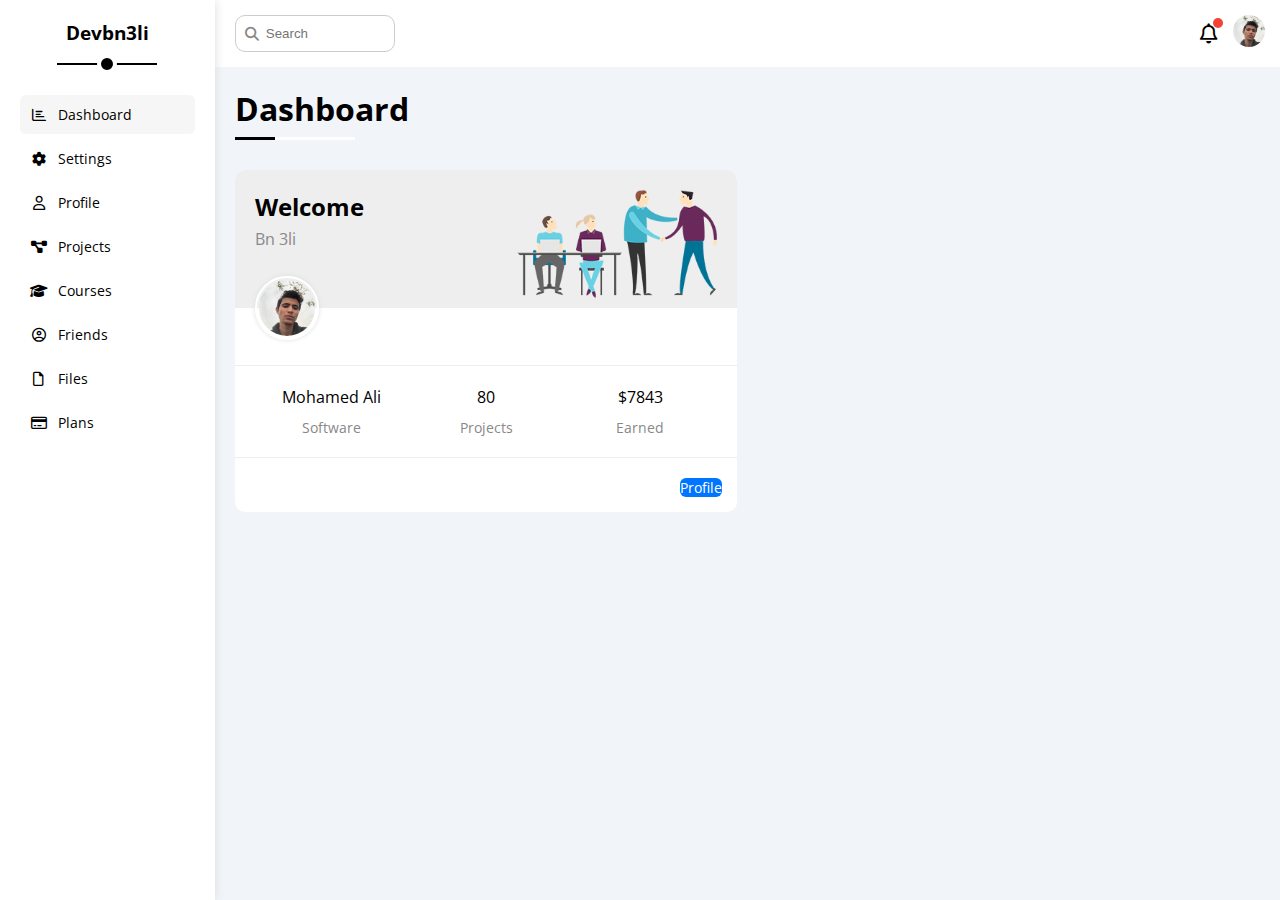
<file: index.html>
<!DOCTYPE html>
<html lang="en">
<head>
  <meta charset="UTF-8">
  <meta name="viewport" content="width=device-width, initial-scale=1.0">
  <link rel="stylesheet" href="./css/framework.css">
  <link rel="stylesheet" href="./css/all.min.css">
  <link rel="stylesheet" href="./css/master.css">
  <link rel="preconnect" href="https://fonts.googleapis.com">
  <link href="https://fonts.googleapis.com/css2?family=Open+Sans:wght@300;500&display=swap" rel="stylesheet">
  <title>Dashboard</title>
</head>
<body>
  <div class="page d-flex">
    <div class="sidebar bg-white p-20 p-relative">
      <h3 class="p-relative txt-c mt-0">Devbn3li</h3>
      <ul>
        <li>
          <a class="active d-flex align-center fs-14 c-black rad-6 p-10" href="index.html">
            <i class="fa-regular fa-chart-bar fa-fw"></i>
            <span>Dashboard</span>
          </a>
        </li>
        <li>
          <a class="d-flex align-center fs-14 c-black rad-6 p-10" href="settings.html">
            <i class="fa-solid fa-gear fa-fw"></i>
            <span>Settings</span>
          </a>
        </li>
        <li>
          <a class="d-flex align-center fs-14 c-black rad-6 p-10" href="profile.html">
            <i class="fa-regular fa-user fa-fw"></i>
            <span>Profile</span>
          </a>
        </li>
        <li>
          <a class="d-flex align-center fs-14 c-black rad-6 p-10" href="projects.html">
            <i class="fa-solid fa-diagram-project fa-fw"></i>
            <span>Projects</span>
          </a>
        </li>
        <li>
          <a class="d-flex align-center fs-14 c-black rad-6 p-10" href="courses.html">
            <i class="fa-solid fa-graduation-cap fa-fw"></i>
            <span>Courses</span>
          </a>
        </li>
        <li>
          <a class="d-flex align-center fs-14 c-black rad-6 p-10" href="friends.html">
            <i class="fa-regular fa-circle-user fa-fw"></i>
            <span>Friends</span>
          </a>
        </li>
        <li>
          <a class="d-flex align-center fs-14 c-black rad-6 p-10" href="files.html">
            <i class="fa-regular fa-file fa-fw"></i>
            <span>Files</span>
          </a>
        </li>
        <li>
          <a class="d-flex align-center fs-14 c-black rad-6 p-10" href="plans.html">
            <i class="fa-regular fa-credit-card fa-fw"></i>
            <span>Plans</span>
          </a>
        </li>
      </ul>
    </div>
    <div class="content w-full">
      <!-- start head -->
      <div class="head bg-white p-15 between-flex">
        <div class="search p-relative">
          <input class="p-10" type="search" placeholder="Search">
        </div>
        <div class="icons d-flex align-center">
          <span class="notification p-relative ">
            <i class="fa-regular fa-bell fa-lg"></i>
          </span>
          <a href="profile.html"><img class="rad-50" src="./imgs/devbn3li.jpg" alt=""></a>
        </div>
      </div>
      <!-- end head -->
      <h1 class="p-relative">Dashboard</h1>
      <div class="wrapper d-grid gap-20">
        <div class="welcome bg-white rad-10 txt-c-mobile block-mobile">
          <div class="intro p-20 d-flex space-between bg-eee">
            <div>
              <h2 class="m-0">Welcome</h2>
              <p class="c-grey mt-5">Bn 3li</p>
            </div>
            <img class="hide-mobile" src="./imgs/welcome.png" alt="">
          </div>
          <img src="./imgs/devbn3li.jpg" alt="" class="avatar">
          <div class="body txt-c d-flex p-20 mt-20 mb-20 block-mobile">
            <div>Mohamed Ali <span class="d-block c-grey fs-14 mt-10">Software</span></div>
            <div>80 <span class="d-block c-grey fs-14 mt-10">Projects</span></div>
            <div>$7843 <span class="d-block c-grey fs-14 mt-10">Earned</span></div>
          </div>
          <a href="profile.html" class="visit d-block fs-14 rad-6 bg-blue c-white w-fit">Profile</a>
        </div>
        
      </div>
    </div>
  </div>
</body>
</html>
</file>
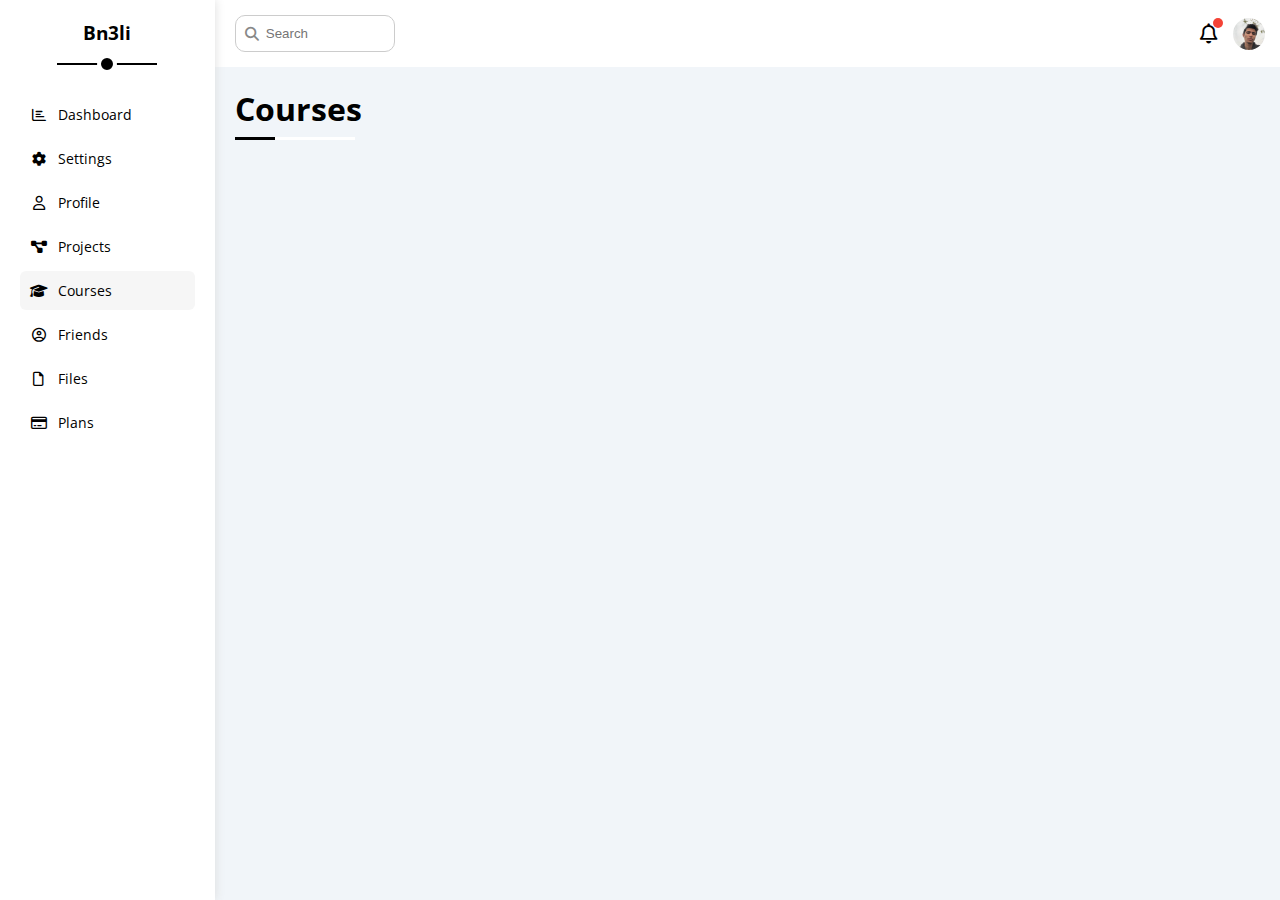
<file: courses.html>
<!DOCTYPE html>
<html lang="en">
<head>
  <meta charset="UTF-8">
  <meta name="viewport" content="width=device-width, initial-scale=1.0">
  <link rel="stylesheet" href="./css/framework.css">
  <link rel="stylesheet" href="./css/all.min.css">
  <link rel="stylesheet" href="./css/master.css">
  <link rel="preconnect" href="https://fonts.googleapis.com">
  <link href="https://fonts.googleapis.com/css2?family=Open+Sans:wght@300;500&display=swap" rel="stylesheet">
  <title>Courses</title>
</head>
<body>
  <div class="page d-flex">
    <div class="sidebar bg-white p-20 p-relative">
      <h3 class="p-relative txt-c mt-0">Bn3li</h3>
      <ul>
        <li>
          <a class="d-flex align-center fs-14 c-black rad-6 p-10" href="index.html">
            <i class="fa-regular fa-chart-bar fa-fw"></i>
            <span>Dashboard</span>
          </a>
        </li>
        <li>
          <a class="d-flex align-center fs-14 c-black rad-6 p-10" href="settings.html">
            <i class="fa-solid fa-gear fa-fw"></i>
            <span>Settings</span>
          </a>
        </li>
        <li>
          <a class="d-flex align-center fs-14 c-black rad-6 p-10" href="profile.html">
            <i class="fa-regular fa-user fa-fw"></i>
            <span>Profile</span>
          </a>
        </li>
        <li>
          <a class="d-flex align-center fs-14 c-black rad-6 p-10" href="projects.html">
            <i class="fa-solid fa-diagram-project fa-fw"></i>
            <span>Projects</span>
          </a>
        </li>
        <li>
          <a class="active d-flex align-center fs-14 c-black rad-6 p-10" href="courses.html">
            <i class="fa-solid fa-graduation-cap fa-fw"></i>
            <span>Courses</span>
          </a>
        </li>
        <li>
          <a class="d-flex align-center fs-14 c-black rad-6 p-10" href="friends.html">
            <i class="fa-regular fa-circle-user fa-fw"></i>
            <span>Friends</span>
          </a>
        </li>
        <li>
          <a class="d-flex align-center fs-14 c-black rad-6 p-10" href="files.html">
            <i class="fa-regular fa-file fa-fw"></i>
            <span>Files</span>
          </a>
        </li>
        <li>
          <a class="d-flex align-center fs-14 c-black rad-6 p-10" href="plans.html">
            <i class="fa-regular fa-credit-card fa-fw"></i>
            <span>Plans</span>
          </a>
        </li>
      </ul>
    </div>
    <div class="content w-full">
      <!-- start head -->
      <div class="head bg-white p-15 between-flex">
        <div class="search p-relative">
          <input class="p-10" type="search" placeholder="Search">
        </div>
        <div class="icons d-flex align-center">
          <span class="notification p-relative ">
            <i class="fa-regular fa-bell fa-lg"></i>
          </span>
          <img class="rad-50" src="./imgs/devbn3li.jpg" alt="">
        </div>
      </div>
      <!-- end head -->
      <h1 class="p-relative">Courses</h1>
    </div>
  </div>
</body>
</html>
</file>
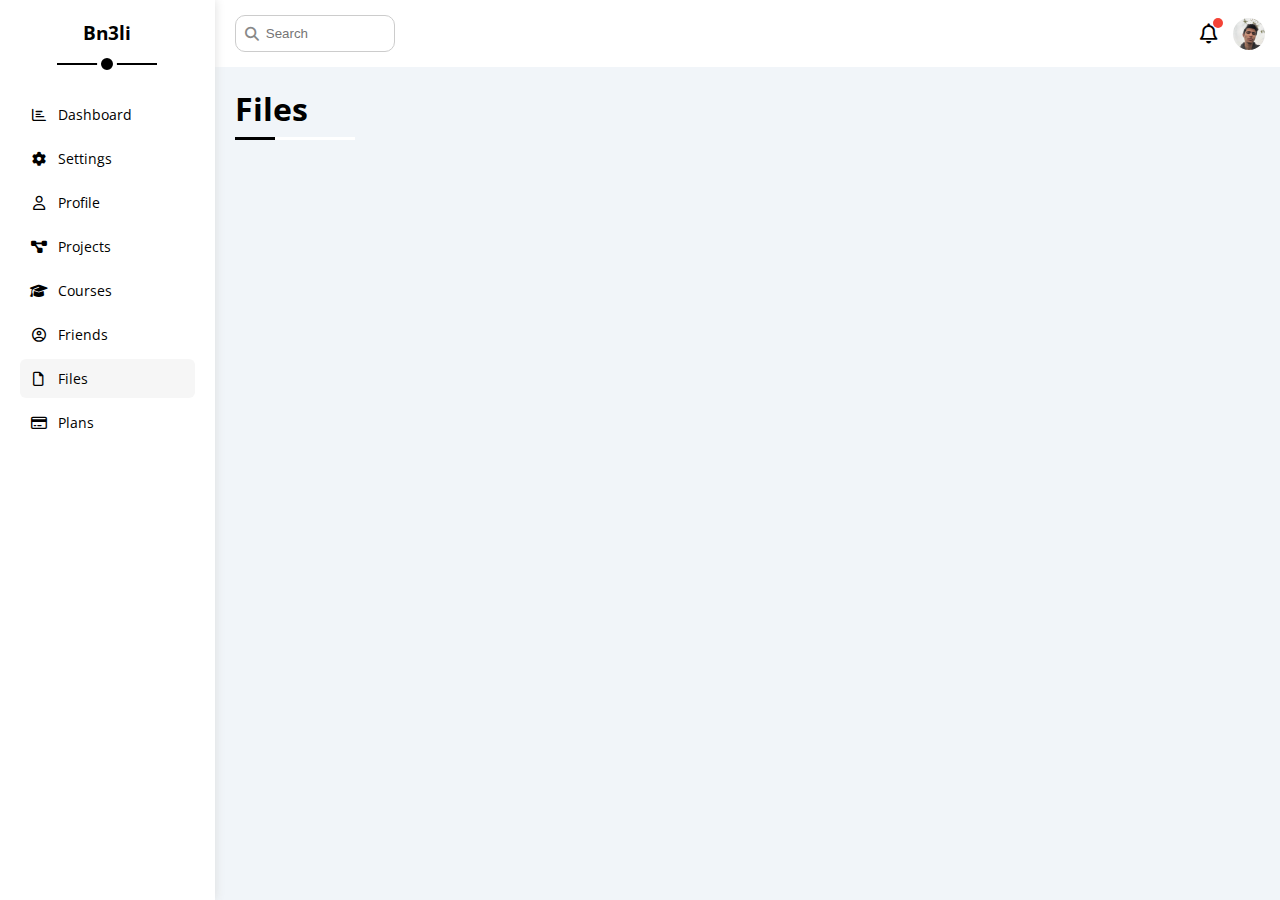
<file: files.html>
<!DOCTYPE html>
<html lang="en">
<head>
  <meta charset="UTF-8">
  <meta name="viewport" content="width=device-width, initial-scale=1.0">
  <link rel="stylesheet" href="./css/framework.css">
  <link rel="stylesheet" href="./css/all.min.css">
  <link rel="stylesheet" href="./css/master.css">
  <link rel="preconnect" href="https://fonts.googleapis.com">
  <link href="https://fonts.googleapis.com/css2?family=Open+Sans:wght@300;500&display=swap" rel="stylesheet">
  <title>Files</title>
</head>
<body>
  <div class="page d-flex">
    <div class="sidebar bg-white p-20 p-relative">
      <h3 class="p-relative txt-c mt-0">Bn3li</h3>
      <ul>
        <li>
          <a class="d-flex align-center fs-14 c-black rad-6 p-10" href="index.html">
            <i class="fa-regular fa-chart-bar fa-fw"></i>
            <span>Dashboard</span>
          </a>
        </li>
        <li>
          <a class="d-flex align-center fs-14 c-black rad-6 p-10" href="settings.html">
            <i class="fa-solid fa-gear fa-fw"></i>
            <span>Settings</span>
          </a>
        </li>
        <li>
          <a class="d-flex align-center fs-14 c-black rad-6 p-10" href="profile.html">
            <i class="fa-regular fa-user fa-fw"></i>
            <span>Profile</span>
          </a>
        </li>
        <li>
          <a class="d-flex align-center fs-14 c-black rad-6 p-10" href="projects.html">
            <i class="fa-solid fa-diagram-project fa-fw"></i>
            <span>Projects</span>
          </a>
        </li>
        <li>
          <a class="d-flex align-center fs-14 c-black rad-6 p-10" href="courses.html">
            <i class="fa-solid fa-graduation-cap fa-fw"></i>
            <span>Courses</span>
          </a>
        </li>
        <li>
          <a class="d-flex align-center fs-14 c-black rad-6 p-10" href="friends.html">
            <i class="fa-regular fa-circle-user fa-fw"></i>
            <span>Friends</span>
          </a>
        </li>
        <li>
          <a class="active d-flex align-center fs-14 c-black rad-6 p-10" href="files.html">
            <i class="fa-regular fa-file fa-fw"></i>
            <span>Files</span>
          </a>
        </li>
        <li>
          <a class="d-flex align-center fs-14 c-black rad-6 p-10" href="plans.html">
            <i class="fa-regular fa-credit-card fa-fw"></i>
            <span>Plans</span>
          </a>
        </li>
      </ul>
    </div>
    <div class="content w-full">
      <!-- start head -->
      <div class="head bg-white p-15 between-flex">
        <div class="search p-relative">
          <input class="p-10" type="search" placeholder="Search">
        </div>
        <div class="icons d-flex align-center">
          <span class="notification p-relative ">
            <i class="fa-regular fa-bell fa-lg"></i>
          </span>
          <img class="rad-50" src="./imgs/devbn3li.jpg" alt="">
        </div>
      </div>
      <!-- end head -->
      <h1 class="p-relative">Files</h1>
    </div>
  </div>
</body>
</html>
</file>
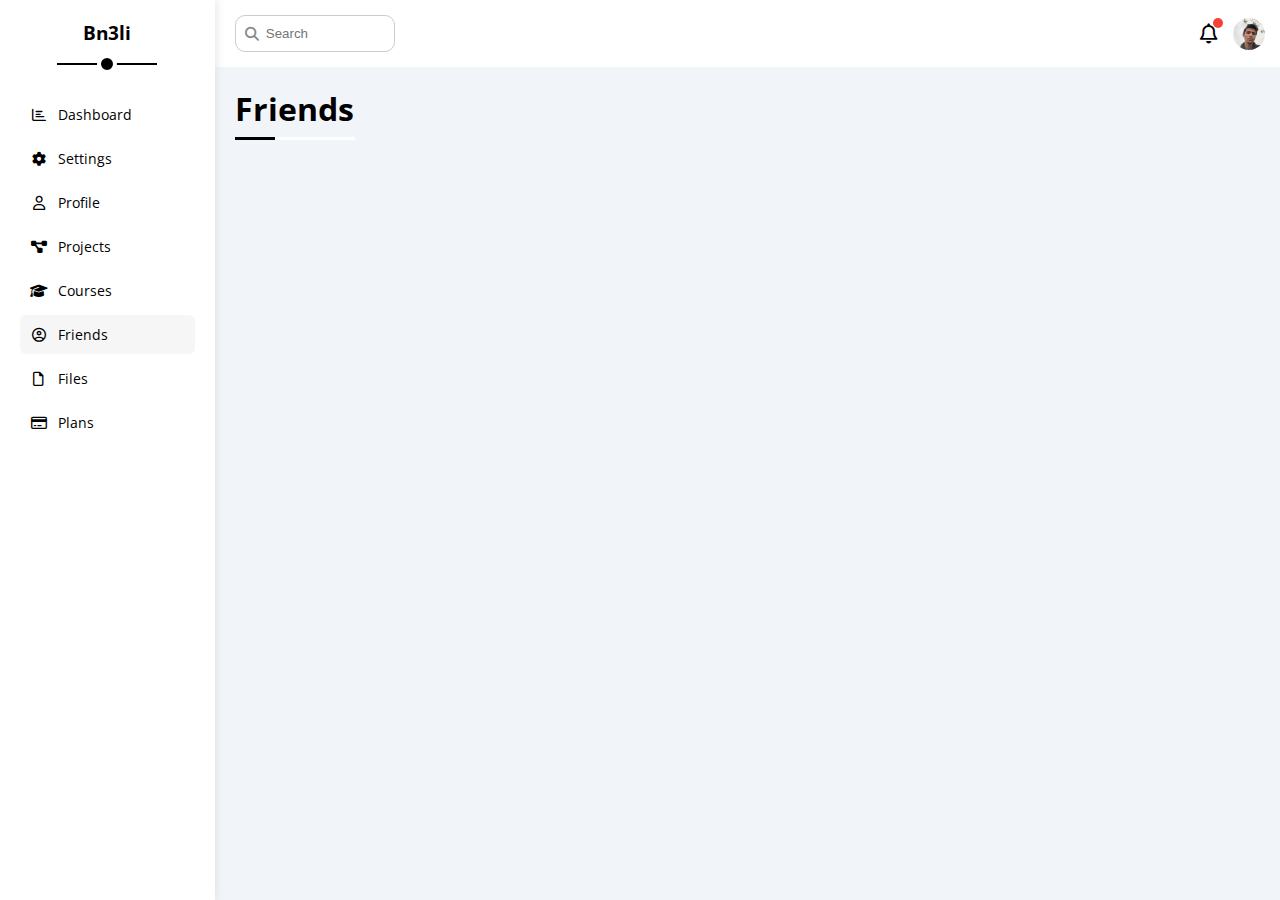
<file: friends.html>
<!DOCTYPE html>
<html lang="en">
<head>
  <meta charset="UTF-8">
  <meta name="viewport" content="width=device-width, initial-scale=1.0">
  <link rel="stylesheet" href="./css/framework.css">
  <link rel="stylesheet" href="./css/all.min.css">
  <link rel="stylesheet" href="./css/master.css">
  <link rel="preconnect" href="https://fonts.googleapis.com">
  <link href="https://fonts.googleapis.com/css2?family=Open+Sans:wght@300;500&display=swap" rel="stylesheet">
  <title>Friends</title>
</head>
<body>
  <div class="page d-flex">
    <div class="sidebar bg-white p-20 p-relative">
      <h3 class="p-relative txt-c mt-0">Bn3li</h3>
      <ul>
        <li>
          <a class="d-flex align-center fs-14 c-black rad-6 p-10" href="index.html">
            <i class="fa-regular fa-chart-bar fa-fw"></i>
            <span>Dashboard</span>
          </a>
        </li>
        <li>
          <a class="d-flex align-center fs-14 c-black rad-6 p-10" href="settings.html">
            <i class="fa-solid fa-gear fa-fw"></i>
            <span>Settings</span>
          </a>
        </li>
        <li>
          <a class="d-flex align-center fs-14 c-black rad-6 p-10" href="profile.html">
            <i class="fa-regular fa-user fa-fw"></i>
            <span>Profile</span>
          </a>
        </li>
        <li>
          <a class="d-flex align-center fs-14 c-black rad-6 p-10" href="projects.html">
            <i class="fa-solid fa-diagram-project fa-fw"></i>
            <span>Projects</span>
          </a>
        </li>
        <li>
          <a class="d-flex align-center fs-14 c-black rad-6 p-10" href="courses.html">
            <i class="fa-solid fa-graduation-cap fa-fw"></i>
            <span>Courses</span>
          </a>
        </li>
        <li>
          <a class="active d-flex align-center fs-14 c-black rad-6 p-10" href="friends.html">
            <i class="fa-regular fa-circle-user fa-fw"></i>
            <span>Friends</span>
          </a>
        </li>
        <li>
          <a class="d-flex align-center fs-14 c-black rad-6 p-10" href="files.html">
            <i class="fa-regular fa-file fa-fw"></i>
            <span>Files</span>
          </a>
        </li>
        <li>
          <a class="d-flex align-center fs-14 c-black rad-6 p-10" href="plans.html">
            <i class="fa-regular fa-credit-card fa-fw"></i>
            <span>Plans</span>
          </a>
        </li>
      </ul>
    </div>
        <div class="content w-full">
      <!-- start head -->
      <div class="head bg-white p-15 between-flex">
        <div class="search p-relative">
          <input class="p-10" type="search" placeholder="Search">
        </div>
        <div class="icons d-flex align-center">
          <span class="notification p-relative ">
            <i class="fa-regular fa-bell fa-lg"></i>
          </span>
          <img class="rad-50" src="./imgs/devbn3li.jpg" alt="">
        </div>
      </div>
      <!-- end head -->
      <h1 class="p-relative">Friends</h1>
    </div>
  </div>
</body>
</html>
</file>
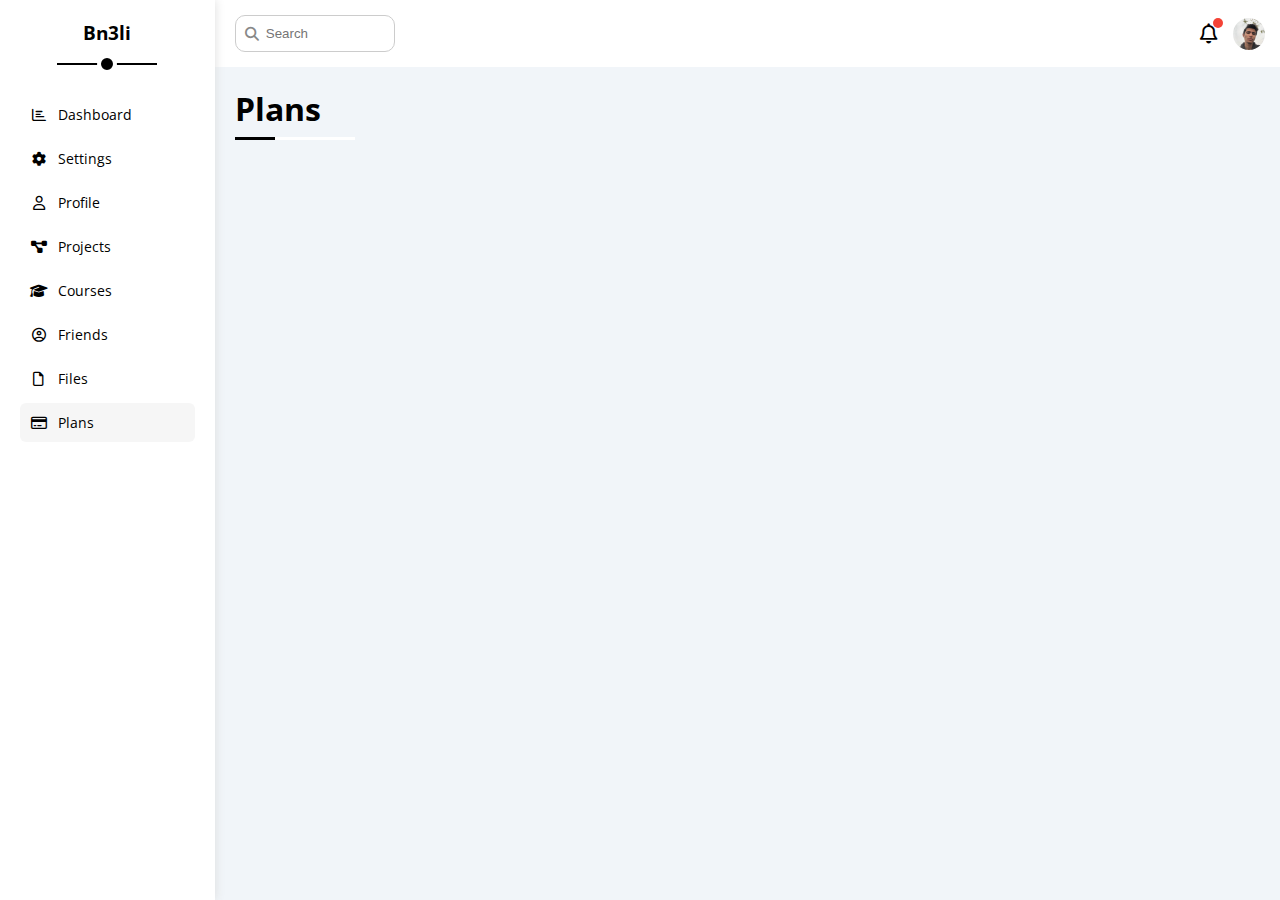
<file: plans.html>
<!DOCTYPE html>
<html lang="en">
<head>
  <meta charset="UTF-8">
  <meta name="viewport" content="width=device-width, initial-scale=1.0">
  <link rel="stylesheet" href="./css/framework.css">
  <link rel="stylesheet" href="./css/all.min.css">
  <link rel="stylesheet" href="./css/master.css">
  <link rel="preconnect" href="https://fonts.googleapis.com">
  <link href="https://fonts.googleapis.com/css2?family=Open+Sans:wght@300;500&display=swap" rel="stylesheet">
  <title>Plans</title>
</head>
<body>
  <div class="page d-flex">
    <div class="sidebar bg-white p-20 p-relative">
      <h3 class="p-relative txt-c mt-0">Bn3li</h3>
      <ul>
        <li>
          <a class="d-flex align-center fs-14 c-black rad-6 p-10" href="index.html">
            <i class="fa-regular fa-chart-bar fa-fw"></i>
            <span>Dashboard</span>
          </a>
        </li>
        <li>
          <a class="d-flex align-center fs-14 c-black rad-6 p-10" href="settings.html">
            <i class="fa-solid fa-gear fa-fw"></i>
            <span>Settings</span>
          </a>
        </li>
        <li>
          <a class="d-flex align-center fs-14 c-black rad-6 p-10" href="profile.html">
            <i class="fa-regular fa-user fa-fw"></i>
            <span>Profile</span>
          </a>
        </li>
        <li>
          <a class="d-flex align-center fs-14 c-black rad-6 p-10" href="projects.html">
            <i class="fa-solid fa-diagram-project fa-fw"></i>
            <span>Projects</span>
          </a>
        </li>
        <li>
          <a class="d-flex align-center fs-14 c-black rad-6 p-10" href="courses.html">
            <i class="fa-solid fa-graduation-cap fa-fw"></i>
            <span>Courses</span>
          </a>
        </li>
        <li>
          <a class="d-flex align-center fs-14 c-black rad-6 p-10" href="friends.html">
            <i class="fa-regular fa-circle-user fa-fw"></i>
            <span>Friends</span>
          </a>
        </li>
        <li>
          <a class="d-flex align-center fs-14 c-black rad-6 p-10" href="files.html">
            <i class="fa-regular fa-file fa-fw"></i>
            <span>Files</span>
          </a>
        </li>
        <li>
          <a class="active d-flex align-center fs-14 c-black rad-6 p-10" href="plans.html">
            <i class="fa-regular fa-credit-card fa-fw"></i>
            <span>Plans</span>
          </a>
        </li>
      </ul>
    </div>
    <div class="content w-full">
      <!-- start head -->
      <div class="head bg-white p-15 between-flex">
        <div class="search p-relative">
          <input class="p-10" type="search" placeholder="Search">
        </div>
        <div class="icons d-flex align-center">
          <span class="notification p-relative ">
            <i class="fa-regular fa-bell fa-lg"></i>
          </span>
          <img class="rad-50" src="./imgs/devbn3li.jpg" alt="">
        </div>
      </div>
      <!-- end head -->
      <h1 class="p-relative">Plans</h1>
    </div>
  </div>
</body>
</html>
</file>
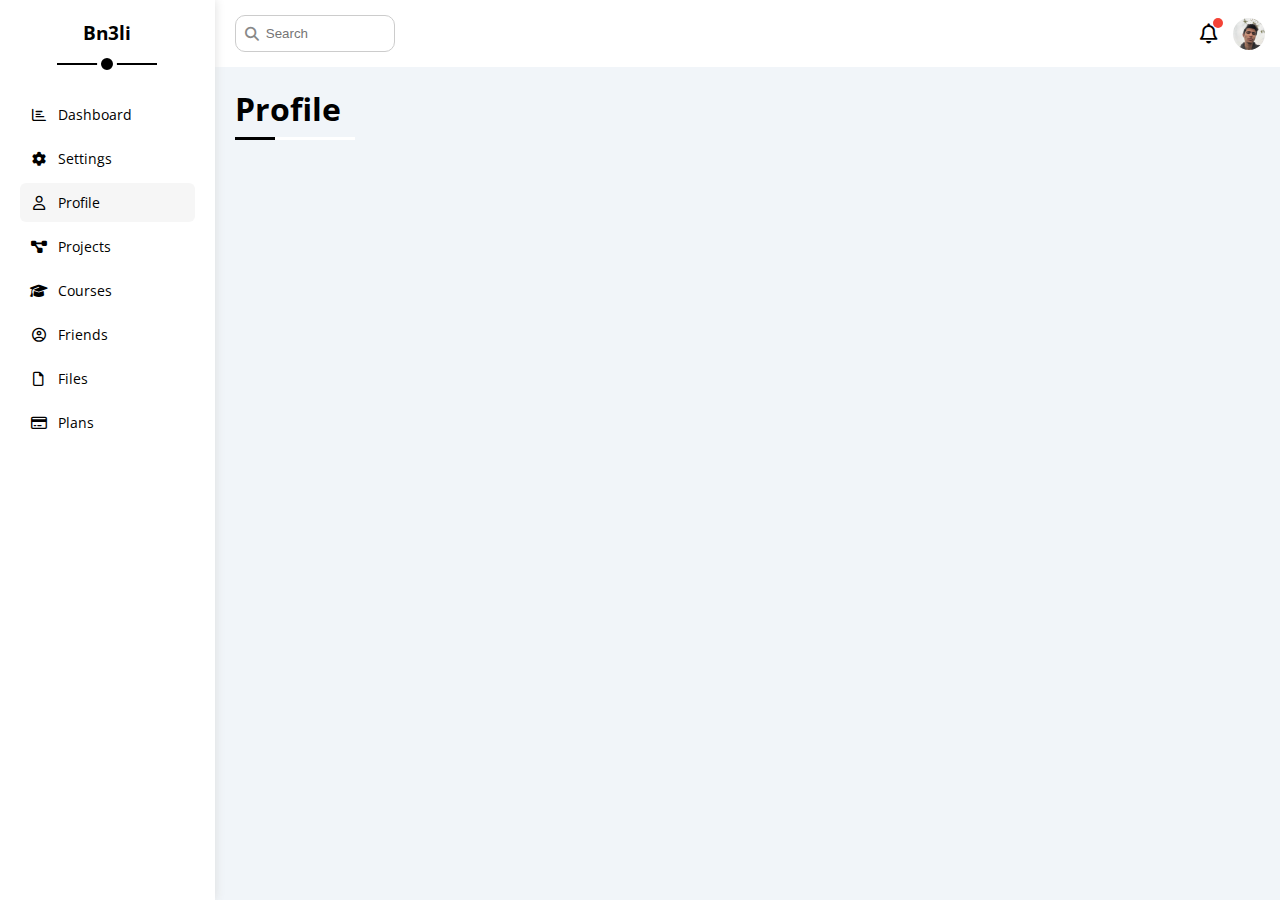
<file: profile.html>
<!DOCTYPE html>
<html lang="en">
<head>
  <meta charset="UTF-8">
  <meta name="viewport" content="width=device-width, initial-scale=1.0">
  <link rel="stylesheet" href="./css/framework.css">
  <link rel="stylesheet" href="./css/all.min.css">
  <link rel="stylesheet" href="./css/master.css">
  <link rel="preconnect" href="https://fonts.googleapis.com">
  <link href="https://fonts.googleapis.com/css2?family=Open+Sans:wght@300;500&display=swap" rel="stylesheet">
  <title>Profile</title>
</head>
<body>
  <div class="page d-flex">
    <div class="sidebar bg-white p-20 p-relative">
      <h3 class="p-relative txt-c mt-0">Bn3li</h3>
      <ul>
        <li>
          <a class="d-flex align-center fs-14 c-black rad-6 p-10" href="index.html">
            <i class="fa-regular fa-chart-bar fa-fw"></i>
            <span>Dashboard</span>
          </a>
        </li>
        <li>
          <a class="d-flex align-center fs-14 c-black rad-6 p-10" href="settings.html">
            <i class="fa-solid fa-gear fa-fw"></i>
            <span>Settings</span>
          </a>
        </li>
        <li>
          <a class="active d-flex align-center fs-14 c-black rad-6 p-10" href="profile.html">
            <i class="fa-regular fa-user fa-fw"></i>
            <span>Profile</span>
          </a>
        </li>
        <li>
          <a class="d-flex align-center fs-14 c-black rad-6 p-10" href="projects.html">
            <i class="fa-solid fa-diagram-project fa-fw"></i>
            <span>Projects</span>
          </a>
        </li>
        <li>
          <a class="d-flex align-center fs-14 c-black rad-6 p-10" href="courses.html">
            <i class="fa-solid fa-graduation-cap fa-fw"></i>
            <span>Courses</span>
          </a>
        </li>
        <li>
          <a class="d-flex align-center fs-14 c-black rad-6 p-10" href="friends.html">
            <i class="fa-regular fa-circle-user fa-fw"></i>
            <span>Friends</span>
          </a>
        </li>
        <li>
          <a class="d-flex align-center fs-14 c-black rad-6 p-10" href="files.html">
            <i class="fa-regular fa-file fa-fw"></i>
            <span>Files</span>
          </a>
        </li>
        <li>
          <a class="d-flex align-center fs-14 c-black rad-6 p-10" href="plans.html">
            <i class="fa-regular fa-credit-card fa-fw"></i>
            <span>Plans</span>
          </a>
        </li>
      </ul>
    </div>
    <div class="content w-full">
      <!-- start head -->
      <div class="head bg-white p-15 between-flex">
        <div class="search p-relative">
          <input class="p-10" type="search" placeholder="Search">
        </div>
        <div class="icons d-flex align-center">
          <span class="notification p-relative ">
            <i class="fa-regular fa-bell fa-lg"></i>
          </span>
          <img class="rad-50" src="./imgs/devbn3li.jpg" alt="">
        </div>
      </div>
      <!-- end head -->
      <h1 class="p-relative">Profile</h1>
    </div>
  </div>
</body>
</html>
</file>
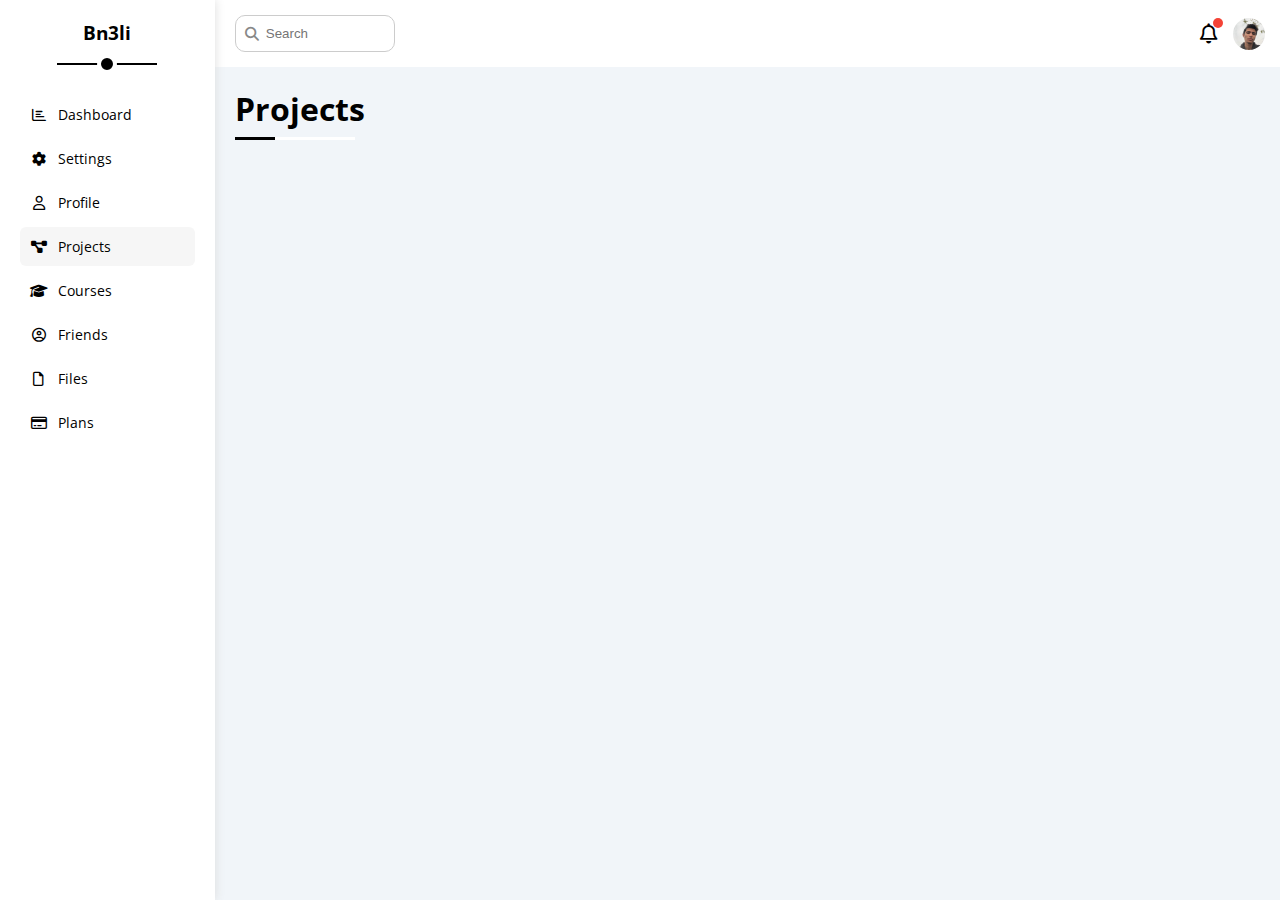
<file: projects.html>
<!DOCTYPE html>
<html lang="en">
<head>
  <meta charset="UTF-8">
  <meta name="viewport" content="width=device-width, initial-scale=1.0">
  <link rel="stylesheet" href="./css/framework.css">
  <link rel="stylesheet" href="./css/all.min.css">
  <link rel="stylesheet" href="./css/master.css">
  <link rel="preconnect" href="https://fonts.googleapis.com">
  <link href="https://fonts.googleapis.com/css2?family=Open+Sans:wght@300;500&display=swap" rel="stylesheet">
  <title>Projects</title>
</head>
<body>
  <div class="page d-flex">
    <div class="sidebar bg-white p-20 p-relative">
      <h3 class="p-relative txt-c mt-0">Bn3li</h3>
      <ul>
        <li>
          <a class="d-flex align-center fs-14 c-black rad-6 p-10" href="index.html">
            <i class="fa-regular fa-chart-bar fa-fw"></i>
            <span>Dashboard</span>
          </a>
        </li>
        <li>
          <a class="d-flex align-center fs-14 c-black rad-6 p-10" href="settings.html">
            <i class="fa-solid fa-gear fa-fw"></i>
            <span>Settings</span>
          </a>
        </li>
        <li>
          <a class="d-flex align-center fs-14 c-black rad-6 p-10" href="profile.html">
            <i class="fa-regular fa-user fa-fw"></i>
            <span>Profile</span>
          </a>
        </li>
        <li>
          <a class="active d-flex align-center fs-14 c-black rad-6 p-10" href="projects.html">
            <i class="fa-solid fa-diagram-project fa-fw"></i>
            <span>Projects</span>
          </a>
        </li>
        <li>
          <a class="d-flex align-center fs-14 c-black rad-6 p-10" href="courses.html">
            <i class="fa-solid fa-graduation-cap fa-fw"></i>
            <span>Courses</span>
          </a>
        </li>
        <li>
          <a class="d-flex align-center fs-14 c-black rad-6 p-10" href="friends.html">
            <i class="fa-regular fa-circle-user fa-fw"></i>
            <span>Friends</span>
          </a>
        </li>
        <li>
          <a class="d-flex align-center fs-14 c-black rad-6 p-10" href="files.html">
            <i class="fa-regular fa-file fa-fw"></i>
            <span>Files</span>
          </a>
        </li>
        <li>
          <a class="d-flex align-center fs-14 c-black rad-6 p-10" href="plans.html">
            <i class="fa-regular fa-credit-card fa-fw"></i>
            <span>Plans</span>
          </a>
        </li>
      </ul>
    </div>
    <div class="content w-full">
      <!-- start head -->
      <div class="head bg-white p-15 between-flex">
        <div class="search p-relative">
          <input class="p-10" type="search" placeholder="Search">
        </div>
        <div class="icons d-flex align-center">
          <span class="notification p-relative ">
            <i class="fa-regular fa-bell fa-lg"></i>
          </span>
          <img class="rad-50" src="./imgs/devbn3li.jpg" alt="">
        </div>
      </div>
      <!-- end head -->
      <h1 class="p-relative">Projects</h1>
    </div>
  </div>
</body>
</html>
</file>
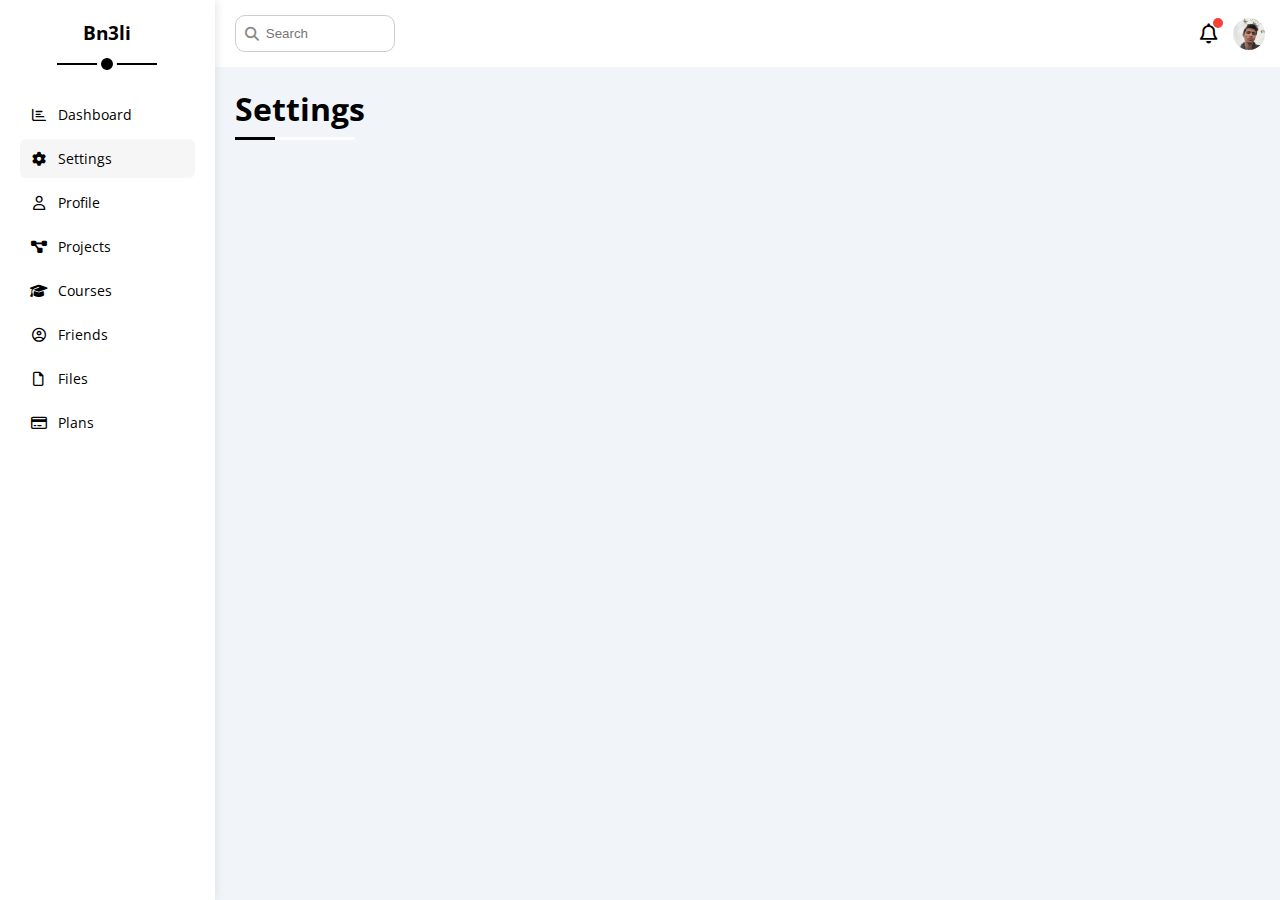
<file: settings.html>
<!DOCTYPE html>
<html lang="en">
<head>
  <meta charset="UTF-8">
  <meta name="viewport" content="width=device-width, initial-scale=1.0">
  <link rel="stylesheet" href="./css/framework.css">
  <link rel="stylesheet" href="./css/all.min.css">
  <link rel="stylesheet" href="./css/master.css">
  <link rel="preconnect" href="https://fonts.googleapis.com">
  <link href="https://fonts.googleapis.com/css2?family=Open+Sans:wght@300;500&display=swap" rel="stylesheet">
  <title>Settings</title>
</head>
<body>
  <div class="page d-flex">
    <div class="sidebar bg-white p-20 p-relative">
      <h3 class="p-relative txt-c mt-0">Bn3li</h3>
      <ul>
        <li>
          <a class="d-flex align-center fs-14 c-black rad-6 p-10" href="index.html">
            <i class="fa-regular fa-chart-bar fa-fw"></i>
            <span>Dashboard</span>
          </a>
        </li>
        <li>
          <a class="active d-flex align-center fs-14 c-black rad-6 p-10" href="settings.html">
            <i class="fa-solid fa-gear fa-fw"></i>
            <span>Settings</span>
          </a>
        </li>
        <li>
          <a class="d-flex align-center fs-14 c-black rad-6 p-10" href="profile.html">
            <i class="fa-regular fa-user fa-fw"></i>
            <span>Profile</span>
          </a>
        </li>
        <li>
          <a class="d-flex align-center fs-14 c-black rad-6 p-10" href="projects.html">
            <i class="fa-solid fa-diagram-project fa-fw"></i>
            <span>Projects</span>
          </a>
        </li>
        <li>
          <a class="d-flex align-center fs-14 c-black rad-6 p-10" href="courses.html">
            <i class="fa-solid fa-graduation-cap fa-fw"></i>
            <span>Courses</span>
          </a>
        </li>
        <li>
          <a class="d-flex align-center fs-14 c-black rad-6 p-10" href="friends.html">
            <i class="fa-regular fa-circle-user fa-fw"></i>
            <span>Friends</span>
          </a>
        </li>
        <li>
          <a class="d-flex align-center fs-14 c-black rad-6 p-10" href="files.html">
            <i class="fa-regular fa-file fa-fw"></i>
            <span>Files</span>
          </a>
        </li>
        <li>
          <a class="d-flex align-center fs-14 c-black rad-6 p-10" href="plans.html">
            <i class="fa-regular fa-credit-card fa-fw"></i>
            <span>Plans</span>
          </a>
        </li>
      </ul>
    </div>
    <div class="content w-full">
      <!-- start head -->
      <div class="head bg-white p-15 between-flex">
        <div class="search p-relative">
          <input class="p-10" type="search" placeholder="Search">
        </div>
        <div class="icons d-flex align-center">
          <span class="notification p-relative ">
            <i class="fa-regular fa-bell fa-lg"></i>
          </span>
          <img class="rad-50" src="./imgs/devbn3li.jpg" alt="">
        </div>
      </div>
      <!-- end head -->
      <h1 class="p-relative">Settings</h1>
    </div>
  </div>
</body>
</html>
</file>
<file: css/framework.css>
:root {
  --blue-color: #0075ff;
  --blue-alt-color: #0d69d5;
  --orange-color: #f59e0b;
  --green-color: #22c55e;
  --red-color: #f44336;
  --grey-color: #888;
}
/* Start Box */
.d-flex {
  display: flex;
}
.align-center {
  align-items: center;
}
.space-between {
  justify-content: space-between;
}
.d-grid {
  display: grid;
}
.gap-20 {
  gap: 20px;
}
.d-block {
  display: block;
}
@media (max-width: 767px) {
  .block-mobile {
    display: block;
  }
  .hide-mobile {
    display: none;
  }
}
/* End Box */
/* Start padding and margin */
.p-20 {
  padding: 20px;
}
.p-10 {
  padding: 10px;
}
.p-15 {
  padding: 15px;
}
.m-0 {
  margin: 0;
}
.m-20 {
  margin: 20px;
}
.mt-0 {
  margin-top: 0;
}
.mt-5 {
  margin-top: 5px;
}
.mt-10 {
  margin-top: 10px;
}
.mt-20 {
  margin-top: 20px;
}
.mb-20 {
  margin-bottom: 20px;
}
.w-full {
  width: 100%;
}
.w-fit {
  width: fit-content;
}
/* End padding and margin */
/* start color */
.bg-white {
  background-color: white;
}
.bg-eee {
  background-color: #eee;
}
.bg-blue {
  background-color: var(--blue-color);
}
.c-black {
  color: black;
}
.c-grey {
  color: var(--grey-color);
}
.c-white {
  color: white;
}
/* end color */
/* start position */
.p-relative {
  position: relative;
}
/* end position */
/* start font */
.txt-c {
  text-align: center;
}
@media (max-width: 767px) {
  .txt-c-mobile {
    text-align: center;
  }
}
.fs-14 {
  font-size: 14px;
}
/* end font */
/* start border */
.rad-6 {
  border-radius: 6px;
}
.rad-10 {
  border-radius: 10px;
}
.rad-50 {
  border-radius: 50%;
}
/* end border */
/* start componunts */
.between-flex {
  display: flex;
  align-items: center;
  justify-content: space-between;
}
/* end componunts */
</file>
<file: css/master.css>
:root {
  --blue-color: #0075ff;
  --blue-alt-color: #0d69d5;
  --orange-color: #f59e0b;
  --green-color: #22c55e;
  --red-color: #f44336;
  --grey-color: #888;
}
* {
  box-sizing: border-box;
}
body {
  margin: 0;
  font-family: "Open Sans", sans-serif;
}
*:focus {
  outline: none;
}
a {
  text-decoration: none;
}
ul {
  list-style: none;
  padding: 0;
}
::-webkit-scrollbar {
  width: 15px;
}
::-webkit-scrollbar-track {
  background-color: white;
}
::-webkit-scrollbar-thumb {
  background-color: var(--blue-color);
}
::-webkit-scrollbar-thumb:hover {
  background-color: var(--blue-alt-color-color);
}
.page {
  background-color: #f1f5f9;
  min-height: 100vh;
}
/* Start sidebar */
.sidebar {
  width: 250px;
  box-shadow: 0 0 10px #ddd;
}
.sidebar > h3 {
  margin-bottom: 50px;
}
.sidebar > h3::before,
.sidebar > h3::after {
  content: '';
  background-color: black;
  position: absolute;
  left: 50%;
  transform: translateX(-50%);
}
.sidebar > h3::before {
  width: 100px;
  height: 2px;
  bottom: -20px;
}
.sidebar > h3::after {
  bottom: -29px;
  width: 12px;
  height: 12px;
  border-radius: 50%;
  border: 4px solid white;
}
.sidebar ul li a {
  transition: 0.3s;
  margin-bottom: 5px;
}
.sidebar ul li a:hover,
.sidebar ul li a.active {
  background-color: #f6f6f6;
}
.sidebar ul li a span {
  font-size: 14px;
  margin-left: 10px;
}
@media (max-width: 767px) {
  .sidebar {
    width: 58px;
    padding: 10px;
  }
  .sidebar > h3 {
    font-size: 13px;
    margin-bottom: 15px;
  }
  .sidebar > h3::before,
  .sidebar > h3::after {
    display: none;
  }
  .sidebar ul li a span {
    display: none;
  }
}
/* end sidebar */
/* start content */
.content {
  overflow: hidden;
}
.head .search::before {
  font-family: var(--fa-style-family-classic);
  content: "\f002";
  font-weight: 900;
  position: absolute;
  left: 15px;
  top: 50%;
  transform: translateY(-50%);
  font-size: 14px;
  color: var(--grey-color);
}
.head .search input {
  border: 1px solid #ccc;
  border-radius: 10px;
  margin-left: 5px;
  padding-left: 30px;
  width: 160px;
  transition: width 0.3s;
}
.head .search input:focus {
  width: 200px;
}
.head .search input:focus::placeholder {
  opacity: 0;
}
.head .icons .notification::before {
  content: "";
  position: absolute;
  width: 10px;
  height: 10px;
  background-color: var(--red-color);
  border-radius: 50%;
  right: -5px;
  top: -5px;
}
.head .icons img {
  width: 32px;
  height: 32px;
  margin-left: 15px;
}
.page h1 {
  margin: 20px 20px 40px;
}
.page h1::before,
.page h1::after {
  content: '';
  height: 3px;
  position: absolute;
  bottom: -10px;
  left: 0;
}
.page h1::before {
  background-color: white;
  width: 120px;
}
.page h1::after {
  background-color: black;
  width: 40px;
}
.wrapper {
  grid-template-columns: repeat(auto-fill, minmax(450px, 1fr));
  margin-left: 20px;
  margin-right: 20px;
}
@media (max-width: 767px) {
  .wrapper {
    grid-template-columns: minmax(200px, 1fr);
    margin-left: 10px;
    margin-right: 10px;
    gap: 10px;
  }
}
/* end content*/
/* start welcome widget */
.welcome {
  overflow: hidden;
}
.welcome .intro img {
  width: 200px;
  margin-bottom: -10px;
}
.welcome .avatar {
  width: 64px;
  height: 64px;
  border: 2px solid white;
  border-radius: 50%;
  padding: 2px;
  box-shadow: 0 0 5px #ddd;
  margin-left: 20px;
  margin-top: -32px;
}
.welcome .body {
  border-top: 1px solid #eee;
  border-bottom: 1px solid #eee;
}
.welcome .body > div {
  flex: 1;
}
.welcome .visit {
  margin: 0 15px 15px auto;
  transition: 0.3s;
}
.welcome .visit:hover {
  background-color: var(--blue-alt-color);
}
@media (max-width: 767px) {
  .welcome .intro {
    padding-bottom: 30px;
  }
  .welcome .avatar {
    margin-left: 0;
  }
  .welcome .body div:not(:last-child) {
    margin-bottom: 20px;
  }
}
/* end welcome widget */
</file>
